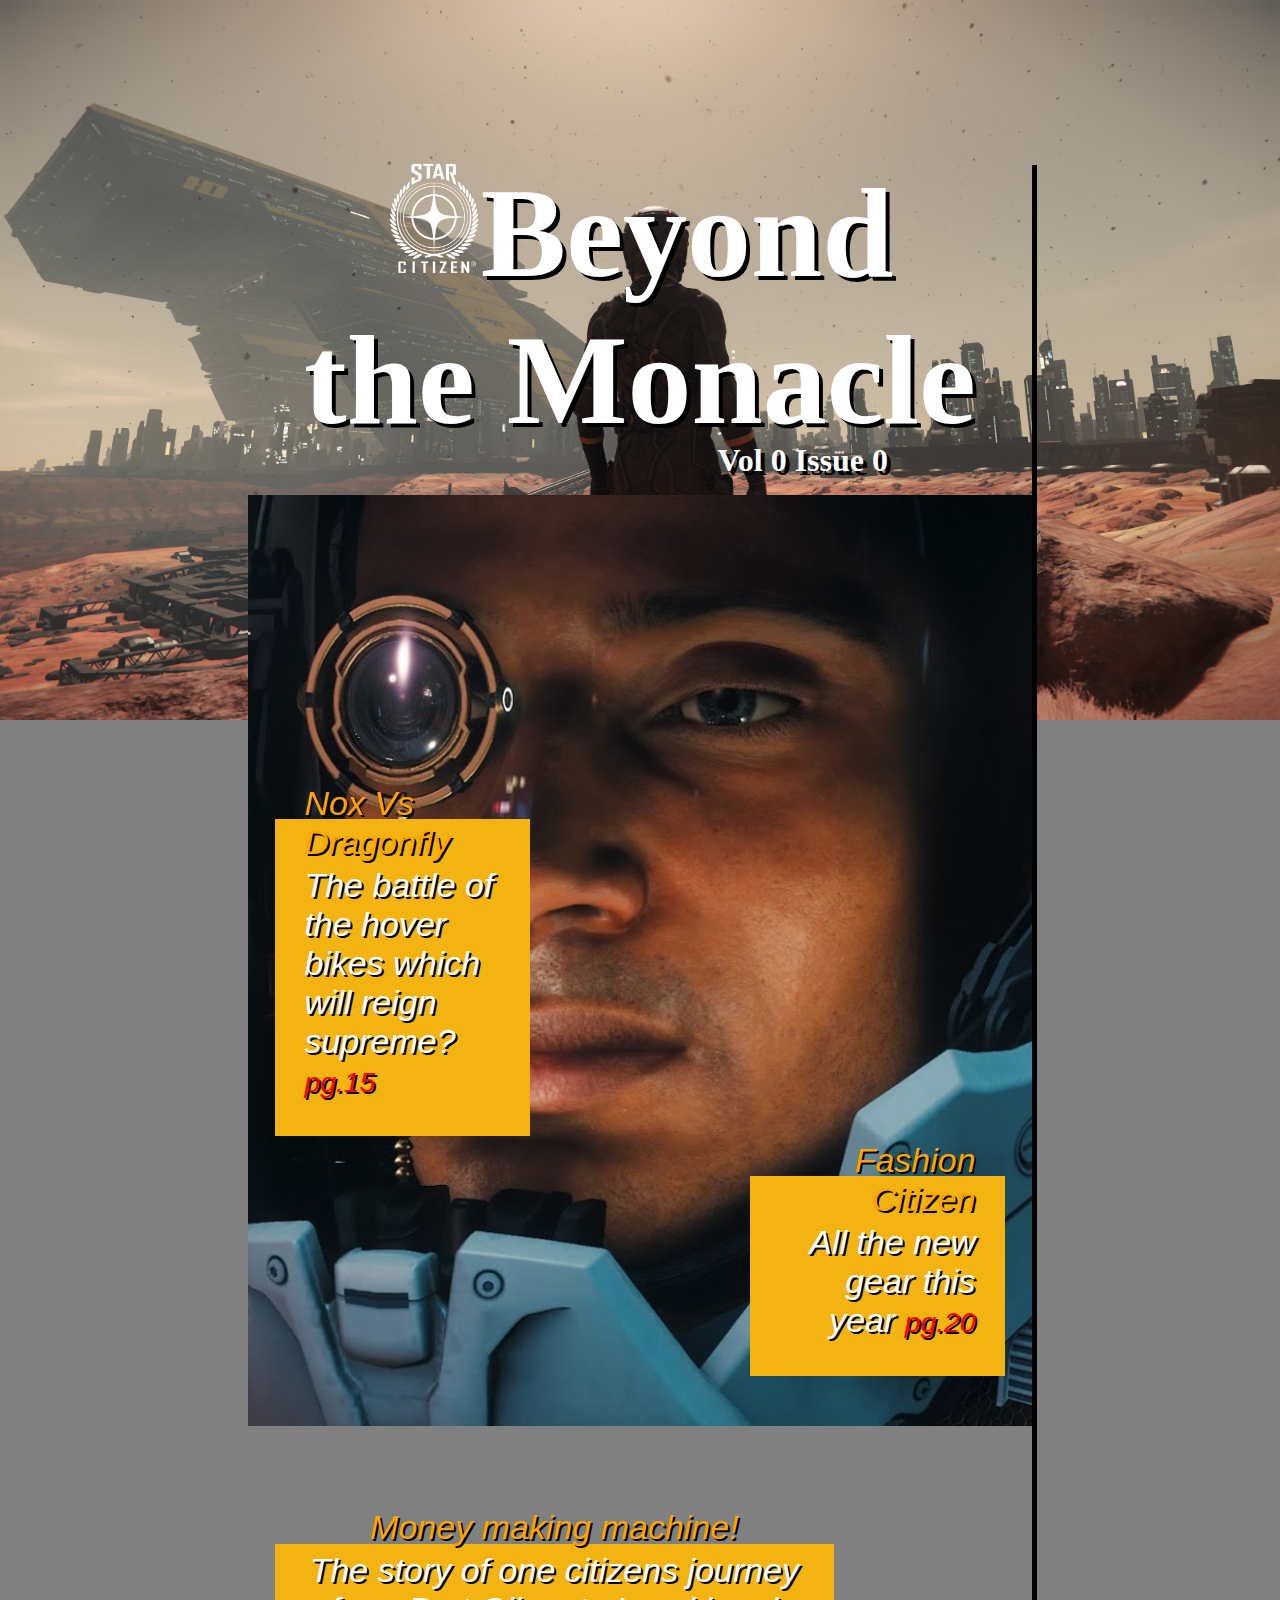
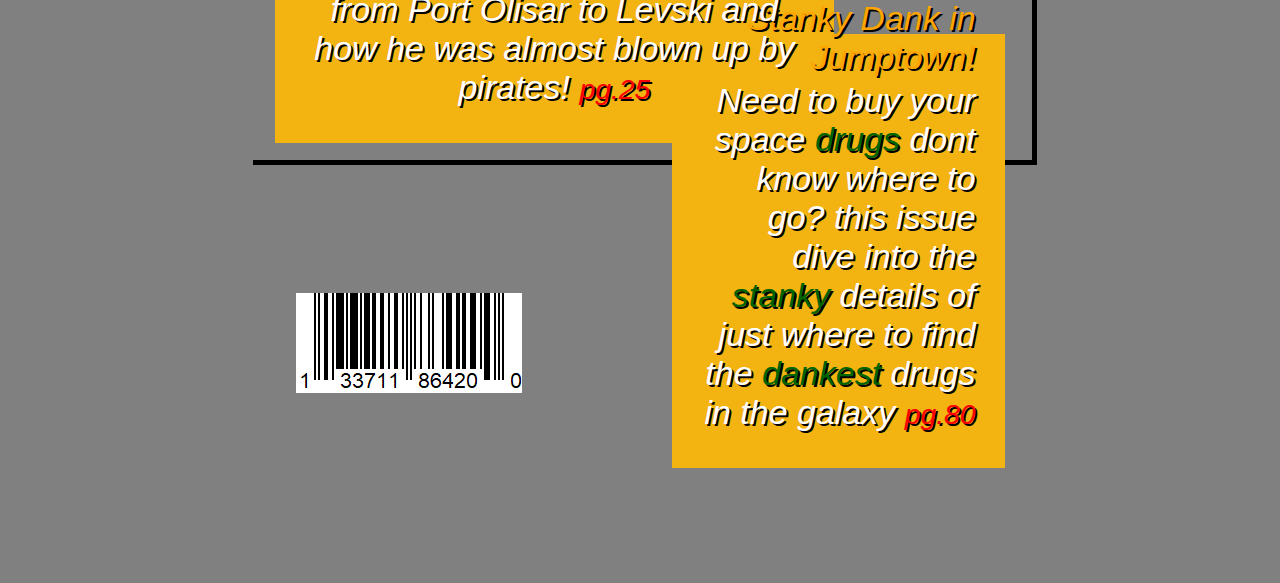
<file: projects/beyond-the-monacle/index.html>
<!DOCTYPE html>

<html lang="en">
<head>
	<meta charset="utf-8">
	<title>Beyond the Monacle Magazine Cover</title>
	<link href="css/style.css" rel="stylesheet">
</head>
<header>
</header>
<main>
	<div id="magazine">
		<section id="magazine-title">
			<h3><img src="img/starcitizen.png" id="title-image">Beyond the Monacle</h3>
			<h4>Vol 0 Issue 0</h4>
		</section>

		<section id="article-one" class="article">
			<p class="title">Nox Vs Dragonfly</p>
			<p>The battle of the hover bikes which will reign supreme? <small>pg.15</small></p>
		</section>

		<section id="article-two" class="article">
			<p class="title">Fashion Citizen</p>
			<p>All the new gear this year <small>pg.20</small></p>
		</section>

		<section id="article-three" class="article">
			<p class="title">Money making machine!</p>
			<p>The story of one citizens journey from Port Olisar to Levski and how he was almost blown up by pirates! <small>pg.25</small></p>
		</section>

		<section id="article-four" class="article">
			<p class="title">Stanky Dank in Jumptown!</p>
			<p>Need to buy your space <em>drugs</em> dont know where to go? this issue dive into the <em>stanky</em> details of just where to find the <em>dankest</em> drugs in the galaxy <small>pg.80</small></p>
		</section>

		<section id="barcode" > <p id="price"> </p></section>
	</div>
</main>
</body>
</html>
</file>
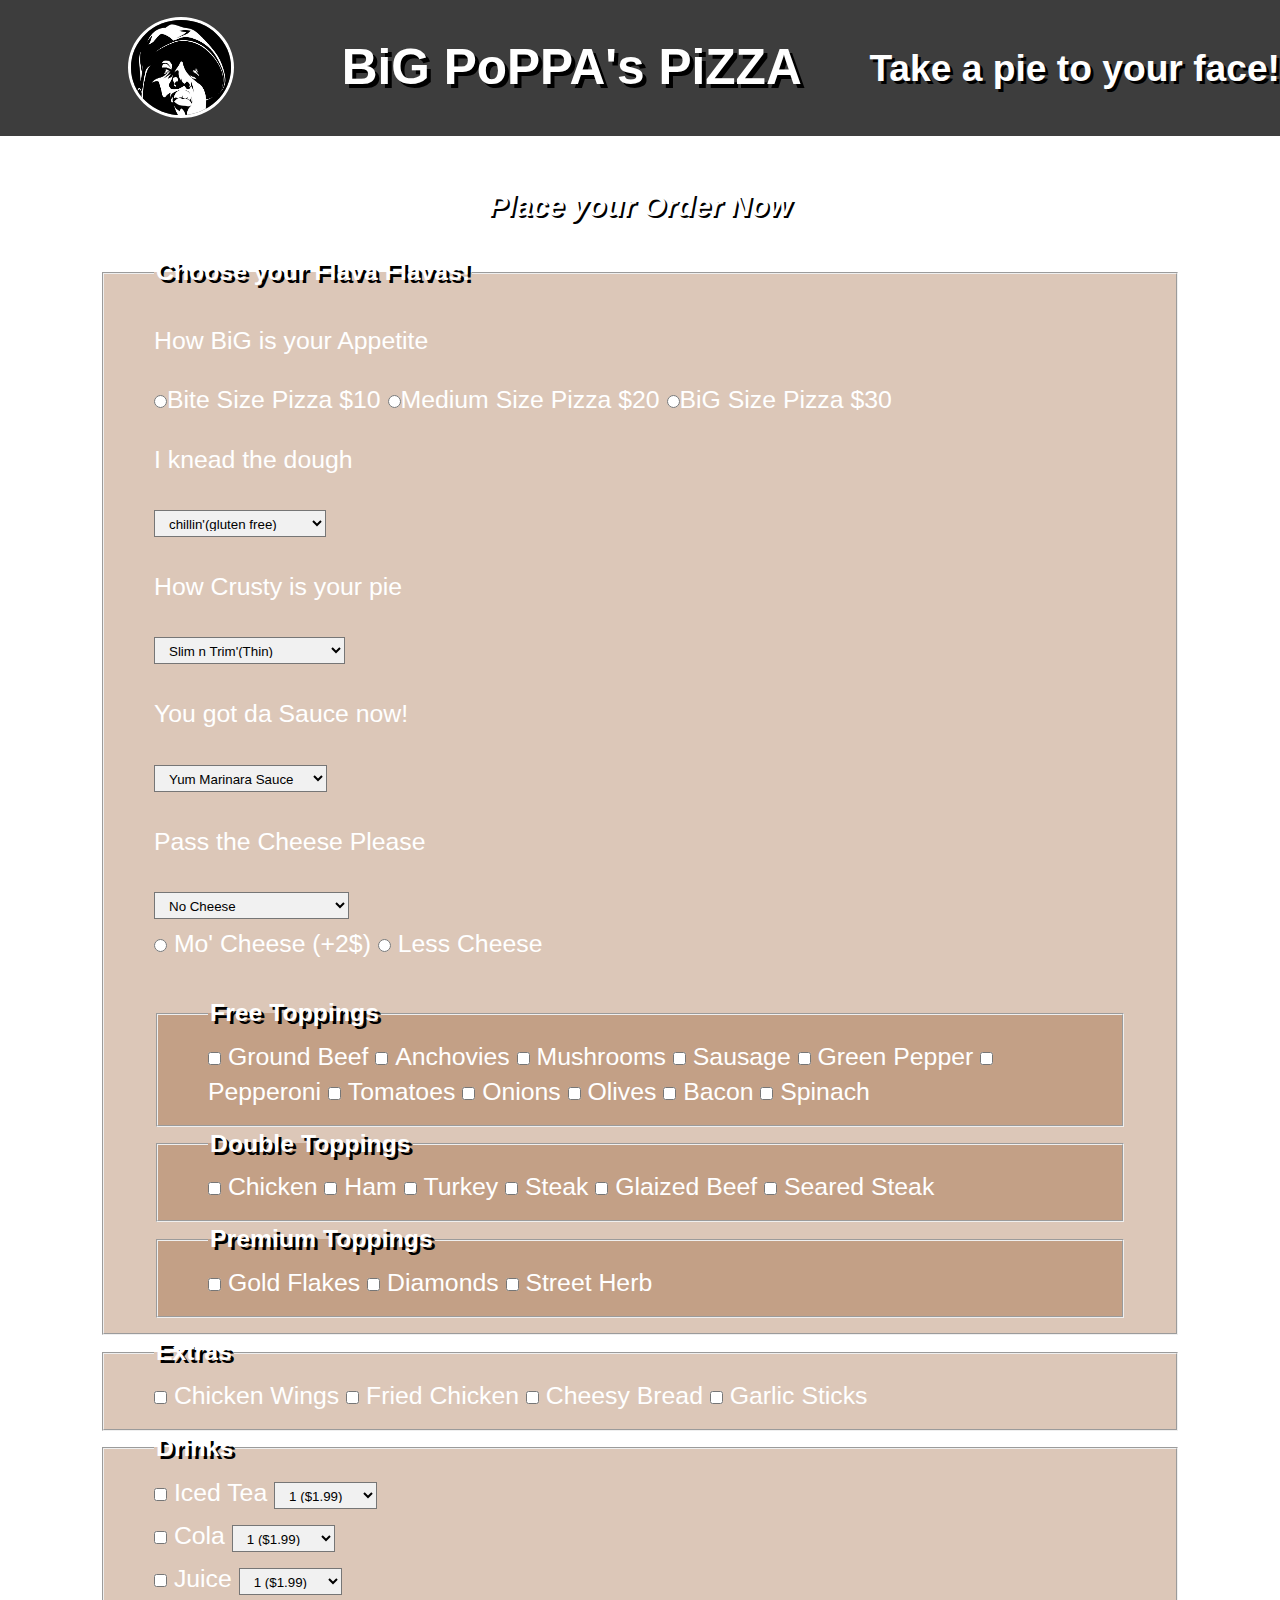
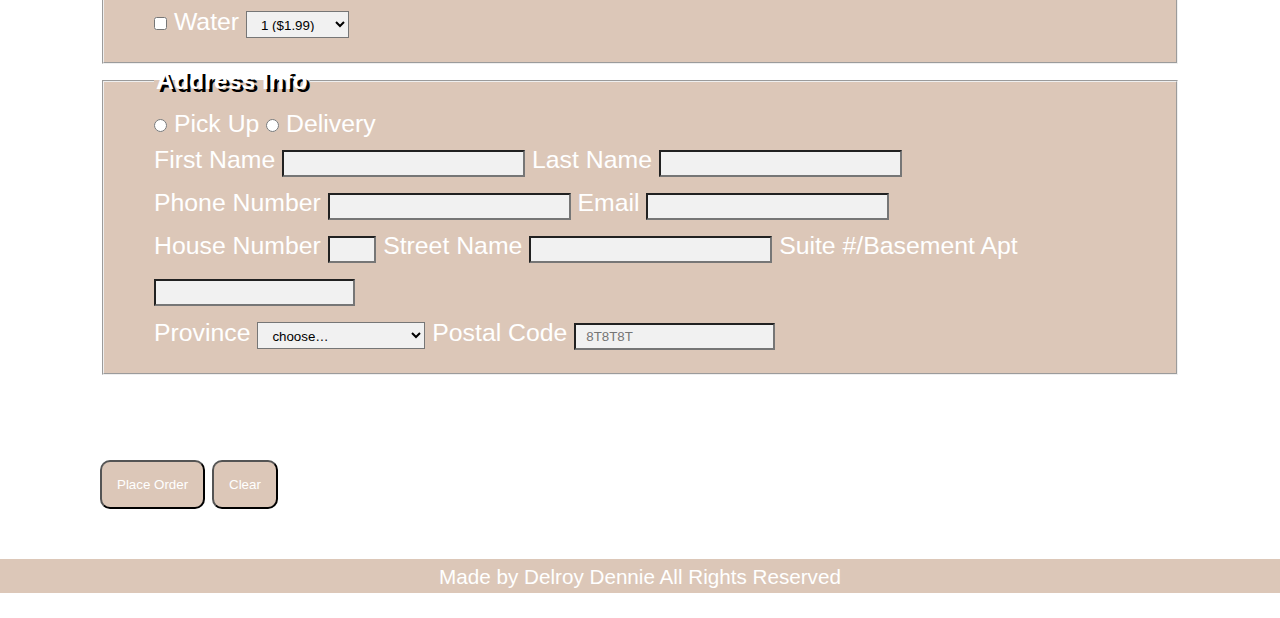
<file: projects/big-poppas-pizza/index.html>
<!DOCTYPE html>
<html lang="en">
<head>
	<meta charset="utf-8">
	<title>BiG PoPPA's PiZZA</title>
	<link href="css/style.css" rel="stylesheet">
</head>
<body>
	<header>
		<img src="img/4655.jpg" style="max-width:100px; " alt="biggie" id="biggie-pic">
		<h1>BiG PoPPA's PiZZA</h1>
		<h2>Take a pie to your face! </h2>
	</header>
	<main>
		<h3>Place your Order Now</h3>
		<form method="get" action="index.html">
			<fieldset id="design-pizza">
				<!-- -->
				<legend>Choose your Flava Flavas!</legend>
				<div id="size-selection">
					<p>How BiG is your Appetite</p>
					<input type="radio" id="sm-pizza" name="pizza-size" value="sm-pizza"><label for="sm-pizza">Bite Size Pizza $10</label>
					<input type="radio" id="med-pizza" name="pizza-size" value="med-pizza"><label for="med-pizza">Medium Size Pizza $20</label>
					<input type="radio" id="big-pizza" name="pizza-size" value="big-pizza"><label for="big-pizza">BiG Size Pizza $30</label>	
				</div>

				<div id="dough-selection">
					<p>I knead the dough</p>
					<select id="dough-select">
						<option value="gluten-free">chillin'(gluten free)</option>
						<option value="wheat" >Play on playa'(Wheat)</option>
						<option value="regular">Thicc Boi (Regular)</option>
					</select>
				</div>

				<div id="crust-selection">
					<p>How Crusty is your pie</p>
					<select name="crust" id="crust">
						<option value="thin" >Slim n Trim'(Thin)</option>
						<option value="regular">Thicc Boi (Regular)</option>
						<option value="thick-crust">Extra Thicc (Thick Crust)</option>
						<option value="special-crust">BiGPoPPa Style (Special</option>
					</select>	
				</div>

				<div id="sauce-selection">
					<p>You got da Sauce now!</p>
					<select name="sauce" id="sauce">
						<option value="marinara">Yum Marinara Sauce</option>
						<option value="Barbeque" >BBQ Sauce</option>
						<option value="chocolate">Chocoholic Sauce</option>
						<option value="Poppas-Special">PoPPa Special Sauce</option>
					</select>
				</div>
				
				<div id="cheese-selection">
					<p>Pass the Cheese Please</p>
					<select name="cheese" id="cheese">
						<option value="no-cheese">No Cheese</option>
						<option value="feta">Feta Cheese</option>
						<option value="vegan">Vegan Cheese (+$1)</option>
						<option value="mozz">Lotza Mozza (Mozzarella)</option>
						<option value="chedda">Chedda Cheese</option>
						<option value="4cheese">Fo Sho' (4 Cheese)</option>
					</select>	
						<div id="cheese-size">
							<input type="radio" name="cheese-size" id="more-cheese">
							<label for="more-cheese">Mo' Cheese (+2$)</label>
							<input type="radio" name="cheese-size" id="less-cheese">
							<label for="less-cheese">Less Cheese</label>
						</div>
					            		
				</div>
				
				<br>

				<div id="topping-selection">
					<div id="toppings">
						<fieldset id="free-toppings">
							<legend>Free Toppings</legend>
							<input type="checkbox" name="ground-beef" id="ground-beef">
							<label for="ground-beef">Ground Beef</label>
							<input type="checkbox" name="anchovies" id="anchovies">
							<label for="anchovies">Anchovies</label>
							<input type="checkbox" name="mushrooms" id="mushrooms">
							<label for="mushrooms">Mushrooms</label>
							<input type="checkbox" name="sausage" id="sausage">
							<label for="sausage">Sausage</label>
							<input type="checkbox" name="green-pepper" id="green-pepper">
							<label for="green-pepper">Green Pepper</label>
							<input type="checkbox" name="pepperoni" id="pepperoni">
							<label for="pepperoni">Pepperoni</label>
							<input type="checkbox" name="tomatoes" id="tomatoes">
							<label for="tomatoes">Tomatoes</label>
							<input type="checkbox" name="onions" id="onions">
							<label for="onions">Onions</label>
							<input type="checkbox" name="olives" id="olives">
							<label for="olives">Olives</label>
							<input type="checkbox" name="bacon" id="bacon">
							<label for="bacon">Bacon</label>
							<input type="checkbox" name="spinach" id="spinach">
							<label for="spinach">Spinach</label>
						</fieldset>

						<fieldset id="double-toppings">
							<legend>Double Toppings</legend>
							<input type="checkbox" name="chicken" id="chicken">
							<label for="chicken">Chicken</label>
							<input type="checkbox" name="ham" id="ham">
							<label for="ham">Ham</label>
							<input type="checkbox" name="turkey" id="turkey">
							<label for="turkey">Turkey</label>
							<input type="checkbox" name="steak" id="steak">
							<label for="steak">Steak</label>
							<input type="checkbox" name="glaized-beef" id="glaized-beef">
							<label for="glaized-beef">Glaized Beef</label>
							<input type="checkbox" name="seared-steak" id="seared-steak">
							<label for="seared-steak">Seared Steak</label>
						</fieldset>

						<fieldset id="premium-toppings">
							<legend>Premium Toppings</legend>
							<input type="checkbox" name="gold-flakes" id="gold-flakes">
							<label for="gold-flakes">Gold Flakes</label>
							<input type="checkbox" name="diamonds" id="diamonds">
							<label for="diamonds">Diamonds</label>
							<input type="checkbox" name="street-herb" id="street-herb">
							<label for="street-herb">Street Herb</label>
						</fieldset>
					</div>
				</div>
			</fieldset>

			<fieldset id="extras">
				<legend>Extras</legend>
				<input type="checkbox" name="chicken-wings" id="chicken-wings">
				<label for="chicken-wings">Chicken Wings</label>
				<input type="checkbox" name="fried-chicken" id="fried-chicken">
				<label for="fried-chicken">Fried Chicken</label>
				<input type="checkbox" name="cheesy-bread" id="cheesy-bread">
				<label for="cheesy-bread">Cheesy Bread</label>			
				<input type="checkbox" name="garlic-sticks" id="garlic-sticks">
				<label for="garlic-sticks">Garlic Sticks</label>
			</fieldset>

			<fieldset id="drinks">
				<legend>Drinks</legend>
				<input type="checkbox" name="iced-Tea" id="iced-Tea">
				<label for="iced-Tea">Iced Tea</label>
				<select name="it-can" id="it-can">
					<option value="one">1 ($1.99)</option>
					<option value="four">4 ($2.99)</option>
					<option value="six">6 (4.99)</option>
					<option value="2L">2L ($3.99)</option>
				</select><br>
				<input type="checkbox" name="cola" id="cola">
				<label for="cola">Cola</label>
				<select name="cola-can" id="cola-can">
					<option value="one">1 ($1.99)</option>
					<option value="four">4 ($2.99)</option>
					<option value="six">6 (4.99)</option>
					<option value="2L">2L ($3.99)</option>
				</select><br>
				<input type="checkbox" name="juice" id="juice">
				<label for="juice">Juice</label>
				<select name="juice-can" id="juice-can">
					<option value="one">1 ($1.99)</option>
					<option value="four">4 ($2.99)</option>
					<option value="six">6 (4.99)</option>
					<option value="2L">2L ($3.99)</option>
				</select><br>		
				<input type="checkbox" name="water" id="water">
				<label for="water">Water</label>
				<select name="water-can" id="water-can">
					<option value="one">1 ($1.99)</option>
					<option value="four">4 ($2.99)</option>
					<option value="six">6 (4.99)</option>
					<option value="2L">2L ($3.99)</option>
				</select><br>
			</fieldset>
			
			<fieldset>
				<legend>Address Info</legend>

				<input type="radio" name="ordermethod" value="pickup" id="ordermethod-pu">
				<label for="ordermethod-pu">Pick Up</label>
				<input type="radio" name="ordermethod" value="deliver" id="ordermethod-del">
				<label for="ordermethod-del">Delivery</label>
				
				<br>

				<label for="first-name">First Name</label>
				<input type="text" name="first-name" id="first-name" required maxlength="40">

				<label for="last-name">Last Name</label>
				<input type="text" name="last-name" id="last-name" required maxlength="40">
				<br>

				<label for="phone">Phone Number</label>
				<input type="tel" name="phone" id="phone" required>

				<label for="emailaddress">Email</label>
				<input type="email" name="emailaddress" id="emailaddress">


				<div id="address-info">
					<label for="streetnum">House Number</label>
					<input type="number" name="streetnum" id="streetnum" required>

					<label for="street">Street Name</label>
					<input id="street" type="text" name="street" required>

					<label for="street">Suite #/Basement Apt</label>
					<input id="apt" type="text" name="apt">
					
					<div>
						<label for="province">Province</label>
						<select id="province" name="province">
							<option value="choose">choose…</option>
							<option value="AB">Alberta</option>
							<option value="BC">British Colombia</option>
							<option value="ON">Ontario</option>
							<option value="MB">Manitoba</option>
							<option value="NB">New Brunswick</option>
							<option value="NL">Newfoundland</option>
							<option value="NT">Northwest Territories</option>
							<option value="NS">Nova Scotia</option>
							<option value="NV">Nunavut</option>
							<option value="PE">Prince Edward Island</option>
							<option value="PQ">Québec</option>
							<option value="SK">Saskatchewan</option>
							<option value="YK">Yukon Territory</option>
						</select>
					<label for="post-code">Postal Code</label>
					<input type="text" name="post-code" id="post-code" placeholder="8T8T8T" maxlength="6" required>
					</div>

				</div>
			</fieldset>

			<div id="submit-section">
				<p><strong>Warning: Clear button will erase everything you've entered!</strong></p>
				<div class="center-button">
				<button type="submit">Place Order</button>
				<button type="reset">Clear</button>
			</div>
			</div>    
		</form>
	</main>
	<footer>
		<p><small>Made by Delroy Dennie All Rights Reserved</small></p>
	</footer>

</body>
</html>
</file>
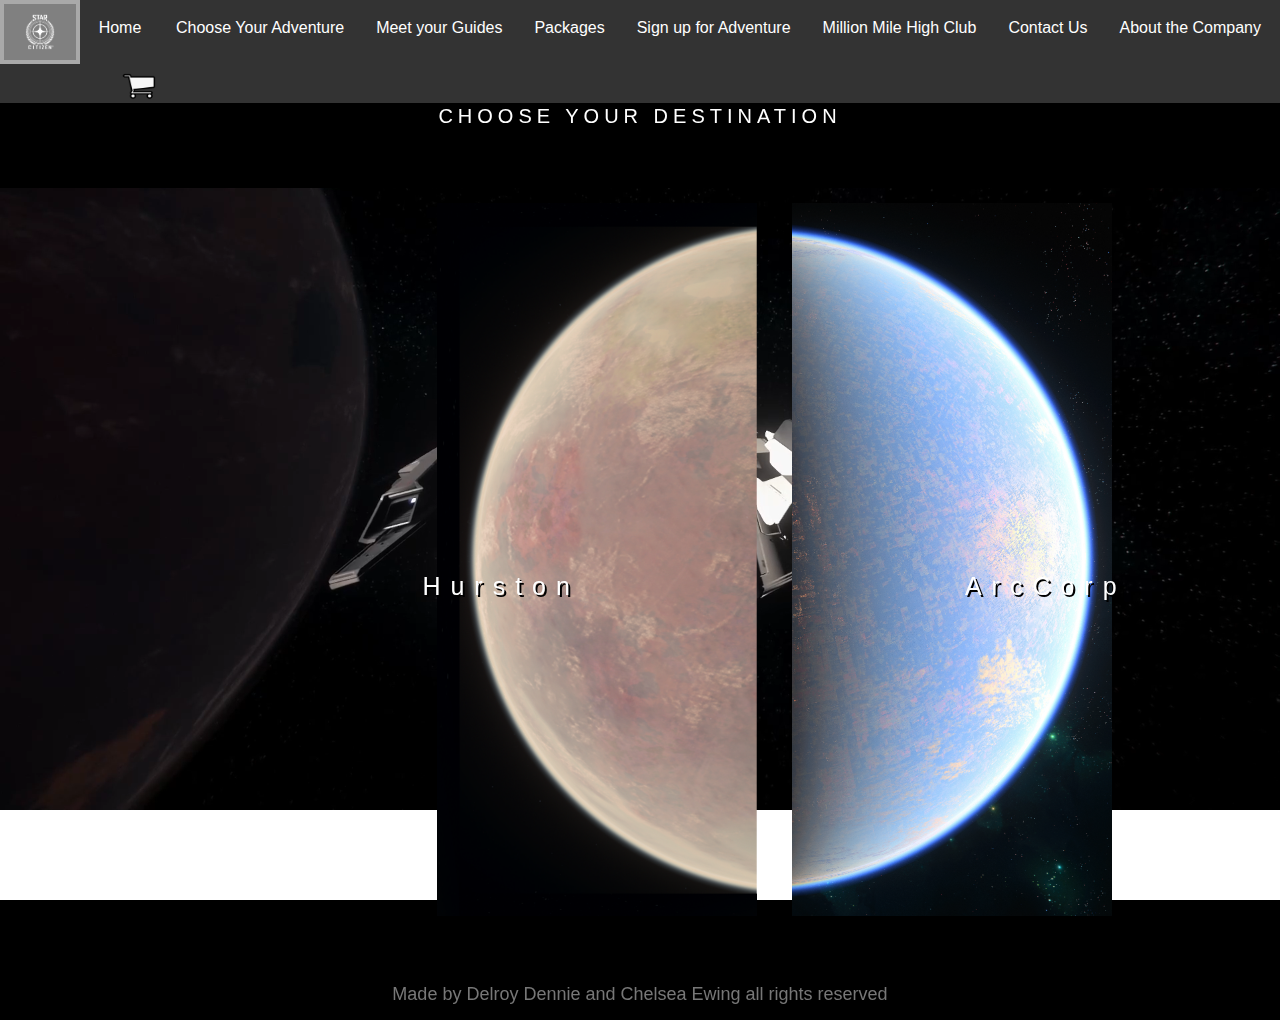
<file: projects/AdventureTime/adventure.html>
<!DOCTYPE html >
<html lang="en">

<head>
  <title>Adventure Time with Fineas and Jacobi!</title>
  <meta name="viewport" content="width=device-width, initial-scale=1">
  <link href="css/style.css" rel="stylesheet">    
  <script src="js/script.js"></script>
</head>
<body>
  <header>
    <nav id="navbar" class="sticky">
      <a style="padding:0" href="https://robertsspaceindustries.com/enlist?referral=STAR-VCTF-DDHW"><img src="img/STARCITIZEN_WHITE.png" alt="logo" id="nav-img" ></a>
      <a class="active" href="index.html" >Home</a>
      <div class="dropdown">
       <a class="dropbtn" href="adventure.html">Choose Your Adventure</a>
       <div class="dropdown-content">
        <a href="#">ArcCorp</a>
        <div class="dropdown-inner">
          <a href="#">Lyria</a>
          <a href="#">Wala</a>
        </div>
        <a href="#">Hurston</a>
        <div class="dropdown-inner">
          <a href="#">Arial</a>
          <a href="#">Ita</a>
          <a href="#">Magda</a>
          <a href="#">Aberdeen</a>
        </div>
        <a href="">Caves of Wonder</a>
      </div>
    </div>
    <div class="dropdown">
      <a class="dropbtn" href="#">Meet your Guides</a>
      <div class="dropdown-content">
        <a href="#">Finneas</a>
        <a href="#">Jacobi</a>
      </div>
    </div>
    <div class="dropdown">
      <a class="dropbtn" href="packages.html">Packages</a>
      <div class="dropdown-content">
        <div class="dropdown-inner">
          <a href="#">Economy Package</a>
          <a href="#">Frozen Getaway</a>
          <a href="#">Pirate Hunt</a>
          <a href="#">Private Moon Escape</a>
          <a href="#">Caves of Aberdeen</a>
          <a href="#">Million Mile Package</a>
        </div>
        <a href="javascript:void(0)">Caves of Wonder</a>
      </div>
    </div>
    <a href="signup.html">Sign up for Adventure</a>
    <a href="mmhc.html">Million Mile High Club</a>
    <a href="javascript:void(0)">Contact Us</a>
    <a href="aboutus.html">About the Company</a>

    <a href="javascript:void(0)" style="padding:0">
      <img class="topnav-right" id="cart-img" src="img/cart.png" alt="cart">
    </a>
  </nav>
</header>

<div class="ParallaxVideo">
  <div  id="Destination" style="color: #777;background-color:black;text-align:center;padding:40px;text-align: justify;margin-top: 3em;">
    <h3 style="color:rgb(255,255,255);text-align:center;">Choose your Destination</h3>
  </div>

  <div class="inner-content">
    <div>
      <img style="" src="img/hurstonpart4.png" id="hurstonpart2" alt="hurstonpart2">
      <div class="caption">
        <span class="border" style="float:left;background-color:transparent;font-size:25px;color: #f7f7f7;text-shadow:2px 2px black;"><a href="#">Hurston</a></span>
        <span class="border" style="float:right;background-color:transparent;font-size:25px;color: #f7f7f7;text-shadow:2px 2px black;"><a href="#">ArcCorp</a></span>
      </div>
      <img style="" src="img/ArcCorpPart2.png" id="ArcCorpPart" alt="ArcCorpPart2">
    </div>
  </div>

  <video autoplay muted loop id="black">
    <source src="media/black.mp4" type="video/mp4">
      Your browser does not support HTML5 video.
    </video>
  </div>

  <footer>
    <p>Made by Delroy Dennie and Chelsea Ewing all rights reserved</p>
  </footer>
</body>
</html>
</file>
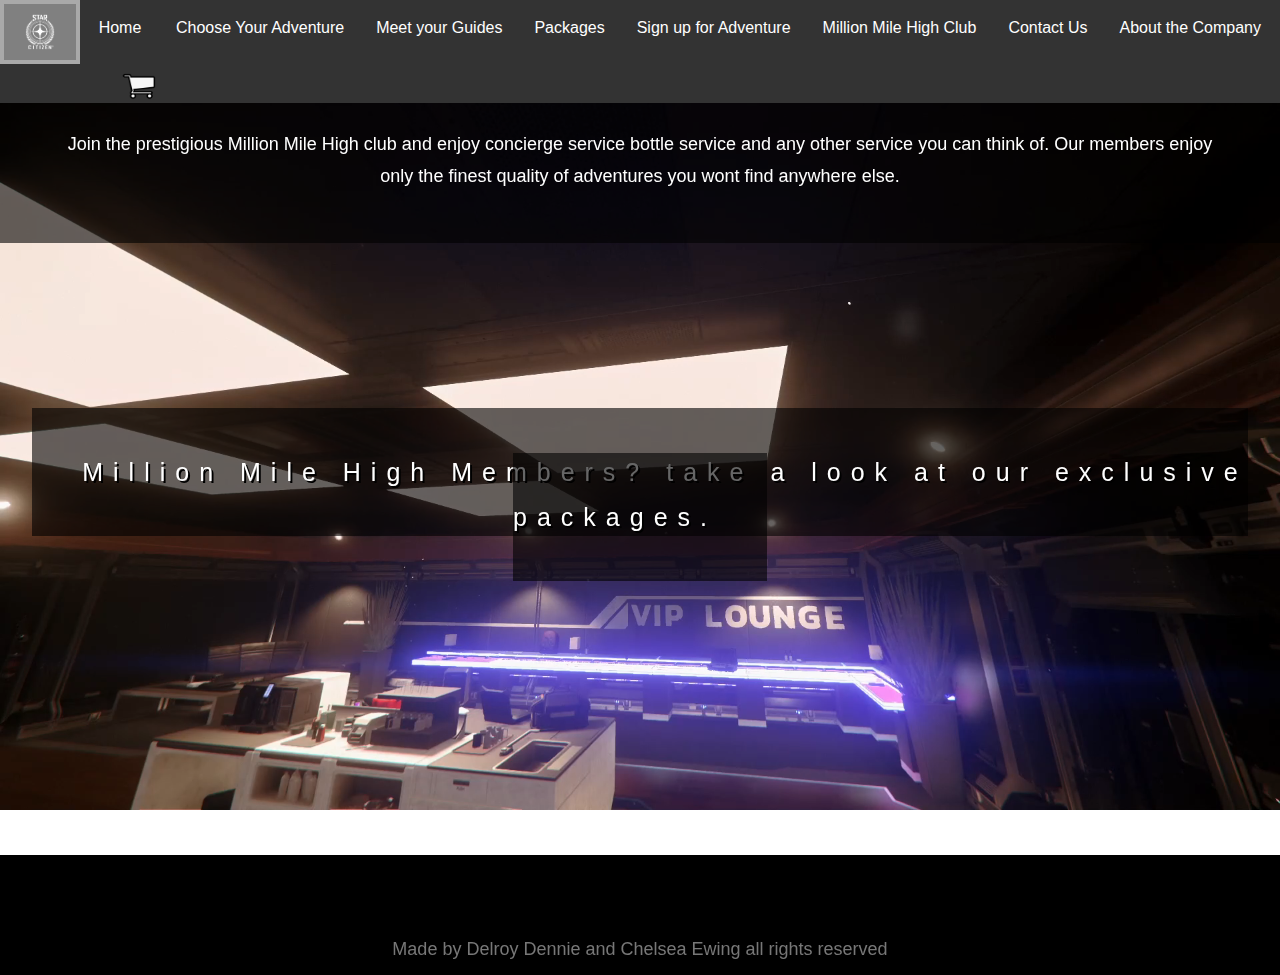
<file: projects/AdventureTime/mmhc.html>
<!DOCTYPE html >
<html lang="en">

<head>
  <title>Adventure Time with Fineas and Jacobi!</title>
  <meta name="viewport" content="width=device-width, initial-scale=1">
  <link href="css/style.css" rel="stylesheet">
  <script src="js/script.js"></script>
</head>
<body>
  <header>
    <nav id="navbar" class="sticky">
      <a style="padding:0" href="https://robertsspaceindustries.com/enlist?referral=STAR-VCTF-DDHW"><img src="img/STARCITIZEN_WHITE.png" alt="logo" id="nav-img" ></a>
      <a class="active" href="index.html" >Home</a>
      <div class="dropdown">
       <a class="dropbtn" href="adventure.html">Choose Your Adventure</a>
       <div class="dropdown-content">
        <a href="#">ArcCorp</a>
        <div class="dropdown-inner">
          <a href="#">Lyria</a>
          <a href="#">Wala</a>
        </div>
        <a href="#">Hurston</a>
        <div class="dropdown-inner">
          <a href="#">Arial</a>
          <a href="#">Ita</a>
          <a href="#">Magda</a>
          <a href="#">Aberdeen</a>
        </div>
        <a href="">Caves of Wonder</a>
      </div>
    </div>
    <div class="dropdown">
      <a class="dropbtn" href="#">Meet your Guides</a>
      <div class="dropdown-content">
        <a href="#">Finneas</a>
        <a href="#">Jacobi</a>
      </div>
    </div>
    <div class="dropdown">
      <a class="dropbtn" href="packages.html">Packages</a>
      <div class="dropdown-content">
        <div class="dropdown-inner">
          <a href="#">Economy Package</a>
          <a href="#">Frozen Getaway</a>
          <a href="#">Pirate Hunt</a>
          <a href="#">Private Moon Escape</a>
          <a href="#">Caves of Aberdeen</a>
          <a href="#">Million Mile Package</a>
        </div>
        <a href="javascript:void(0)">Caves of Wonder</a>
      </div>
    </div>
    <a href="signup.html">Sign up for Adventure</a>
    <a href="mmhc.html">Million Mile High Club</a>
    <a href="javascript:void(0)">Contact Us</a>
    <a href="aboutus.html">About the Company</a>
    
    <a href="javascript:void(0)" style="padding:0">
      <img class="topnav-right" id="cart-img" src="img/cart.png" alt="cart">
    </a>
  </nav>
</header>

<div class="ParallaxVideo" id="MMHC">
  <div class="top-bar"><h3>Join The Club</h3>
    <p>Join the prestigious Million Mile High club and enjoy concierge service bottle service and any other service you can think of. Our members enjoy only the finest quality of adventures you wont find anywhere else.</p>
  </div>
  <div class="caption">
    <span class="border" style="background-color:rgba(0,0,0,.6);font-size:25px;color: #white;text-shadow:2px 2px black;padding:50px;min-width:100%">Million Mile High Members? take a look at our exclusive packages.</span>
  </div>
  <video autoplay muted loop id="viplounge">
    <source src="media/viplounge.mp4" type="video/mp4">
      Your browser does not support HTML5 video.
    </video>
  </div>

  <footer>
    <p>Made by Delroy Dennie and Chelsea Ewing all rights reserved</p>
  </footer>
</body>
</html>
</file>
<file: projects/beyond-the-monacle/css/style.css>
body{
	color:white;
	background-color: gray;
	background-image: url("../img/hurston-close.jpg");
	background-repeat: no-repeat;
	background-size: 100%;
	background-attachment: fixed;
	padding:5em;
	display:inline-block;
}

#magazine{
	margin: 10em;
	/*padding:9em;*/
	background-image: url("../img/title-crop.jpg");
	background-repeat: no-repeat;
	background-size: 100%;
	background-position: center;
	height:100em;
	box-shadow: 5px 5px black;

}
#magazine-title{
	margin-top: -5.5em;
	text-align:justify-all;
	font-size: 1em;
	font-family: fantasy;
	font-weight: bolder;
	text-shadow: 4px 4px black;
}
#title-image{
	max-height:115px;
}
section{
	padding:0 3em;
}

h3{
	font-size: 8em;
	text-align: center;
	margin: none;
	padding:none;

}
h4{
	font-size: 2em;
	text-align: right;
 	margin-top: -140px;
 	padding-right: 3em;
}

p{
	font-size: 2.5em;
}

#article-one{
	width:25%;
	margin-top:25em;
	text-align: left;
	border:2px solid rgb(243, 179, 16);

}

#article-two{
	margin-top:1em;
	text-align: right;
	width:25%;
	float:right;
	border:2px solid rgb(243, 179, 16);

}

#article-three{
	margin-top:30em;
	text-align: center;
	width:500px;
	border:2px solid rgb(243, 179, 16);
}

#article-four{
	margin-top:-10em;
	text-align: right;
	width:35%;
	float:right;
	border:2px solid rgb(243, 179, 16);

}

#barcode{
	background-image: url("../img/code.gif");
	height:100px;
	width: 226px;
	background-position: center;
	background-repeat: no-repeat;
	margin-top: 150px;
}
#price{
		font-size: 1em;
		margin-top: 50px;
		padding-bottom: 50px;
}
.title{
	margin-top:-1.1em;
	margin-bottom: -30px;
	color:orange;
}
.article{
	text-shadow: 2px 2px black;
	padding:0 2em 0 2em;
	margin:2em;
	background-color:rgb(243, 179, 16);
	font-style: italic;
	font-family:sans-serif;
	font-size: .85em;
}

small{
	color:red;
}

em{
	color:darkgreen;
}
</file>
<file: projects/big-poppas-pizza/css/style.css>
body {
  font: 155%/1.4 Helvetica, Arial, sans-serif;
  color: white;
  margin: 0;
  background-image: url("https://media.gettyimages.com/photos/pizza-with-ham-mozzarella-mushrooms-herbs-picture-id943598240?s=2048x2048");
  background-position: center; /* Center the image */
  background-repeat: no-repeat; /* Do not repeat the image */
  background-size: cover;
}

header {
  background-color: #3d3d3d;
  display: flex;
  flex-wrap: wrap;
  align-items: center;
  justify-content: space-between;
  background-image: url("https://www.potterybarn.com/pbimgs/rk/images/dp/wcm/201936/0322/griffin-reclaimed-wood-dining-bench-o.jpg");
}

fieldset{
    background-color: rgba(139, 69, 19, 0.3);
    padding-left:50px;
    padding-right:50px;
}

input{
  display: inline-block;
  margin-right: auto;
  margin-left: auto;
}

label{
  text-align: right;
  display: inline-block;
  clear: left;  
}

input[type=radio]{
  display: inline-block;
  margin:auto;
}

input[type=text] {
  min-width: 25%;
  height:27px;
  padding: 5px 10px;
  margin: 8px 0;
  box-sizing: border-box;
  background-color: #f1f1f1;
}

input[type=tel] {
  min-width: 25%;
  height:27px;
  padding: 5px 10px;
  margin: 8px 0;
  box-sizing: border-box;
  background-color: #f1f1f1;
}

input[type=email] {
  min-width: 25%;
  height:27px;
  padding: 5px 10px;
  margin: 8px 0;
  box-sizing: border-box;
  background-color: #f1f1f1;
}

input[type=number] {
  min-width: 5%;
  max-width: 5px;
  height:27px;
  padding: 5px 10px;
  margin: 8px 0;
  box-sizing: border-box;
  background-color: #f1f1f1;
}

#post-code{
    min-width: 2px;
}

#apt{
    min-width: 10%;
}

#province{
    min-width: 10%;
}

select {
  min-width: 6%;
  height:27px;
  padding: 5px 10px;
  margin: 8px 0;
  background-color: #f1f1f1;
}

input[type='checkbox']{
  border-width: 2px;
}

option {
  width: 20%;
  padding: 5px 10px;
  margin: 8px 0;
  box-sizing: border-box;
}

#center-button{
  text-align: center;
}

button{
  background-color: rgba(139, 69, 19, .3);
  color: white;
  border-radius: 10px;
  padding:15px;
  text-align: center;

} 

.content{
  background-color:#3d3d3d;
  color:white;
  margin-right: 100px;
  margin-left: 100px;
  border-radius: 10px;
  padding-top:15px;
  padding-bottom:55px;
  padding-right: 50px;
  padding-left: 50px;
  background-image: url("https://www.potterybarn.com/pbimgs/rk/images/dp/wcm/201936/0322/griffin-reclaimed-wood-dining-bench-o.jpg");

}

main{
  margin-top: 50px;
  margin-bottom: 50px;
  margin-right: 100px;
  margin-left: 100px;
}

h1 {
  color: white;
  margin-left: 40px;
  text-shadow: 4px 4px black;
  text-align: center;
}

h2{
  font-weight: bolder;
  text-shadow: 3px 3px black;
}

legend{
  font-weight: bolder;
  text-shadow: 3px 3px black;
}

h3 {
  color:white;
  text-shadow: 2px 2px black;
  text-align: center;
  font-style: italic;
  font-weight: bold;
  font: fantasy;
 
}

#placeorder{
  margin-left: 100px;
  padding: 25px;
}

#home-text p{
  background-color: grey;
  margin-top: 50px;
  margin-bottom: 50px;
  margin-right: 100px;
  margin-left: 100px;
  padding: 50px;
  padding-top: 25px;
  text-shadow: transparent;
}

nav {
  margin-right: 40px;
  margin-left: 40px;
}

nav a {
  color: white;
  text-shadow: 2px 2px black;
}

a:hover, a:visited, a:link, a:active{
  color:white;
  text-decoration: none;
}

.title{
  color:white;
  margin-right: 100px;
  margin-left: 100px;
  border-radius: 10px;
  padding-left:50px;
  padding-right:50px;
  padding-top:25px;  
}

section{
  margin-top: 50px;
  margin-bottom: 50px;
  margin-right: 100px;
  margin-left: 100px;
  border-radius: 35px;
  padding: 25px;
  padding-top: 5px;
}

ul{
    list-style-type: none;
    color: white;
    text-shadow: 2px 2px #1f1f1f;
}

nav ul li {
  display: inline;
  list-style-type: none;
  font:monospace;
}

nav ul {
  text-align: center;
  padding-left: 0;

}

/*hide and show the accessible 'skip to main content' link*/
a[href="#mainContent"] {
  position: relative;
  left: -99999px;
}

a[href="#mainContent"]:focus {
  left: 0;
}

footer {
  background-color: rgba(139, 69, 19, .3);
  color: white;
  text-align: center;
}

#biggie-pic{
  display: inline-block;
  border-color: rgba(139, 69, 19, .3);
  border:solid;
  margin-left:10%;
  width: 50%;
  height:95px;
  border-radius: 50%;
}
</file>
<file: projects/AdventureTime/css/style.css>
body, html {
  height: 100%;
  margin: 0;
  font: 400 15px/1.8 "Lato", sans-serif;
  color: #777;
}

.caption {
  position: absolute;
  left: 0;
  top: 50%;
  width: 100%;
  text-align: center;
  color: #000;
}

.caption span.border {
  background-color: #111;
  color: #fff;
  font-size: 25px;
  letter-spacing: 10px;
  float:all;
}

.inner-content{
  text-align: center;
  color: #000;
  position: absolute;
  left:33%;
  margin:auto;

}

h3 {
  letter-spacing: 5px;
  text-transform: uppercase;
  font: 20px "Lato", sans-serif;
  color: #111;
}

* {
  box-sizing: border-box;
}

.columns {
  display:inline-block;
  position:auto;
  width: 30%;
  z-index:500;
  padding:25px;
}

a:visited {
  color:white;
  text-decoration: none;
}
a:link {
  color:white;
  text-decoration: none; 
}
a:hover{
  font-size:1.2em;
}

p{
  font-size: 18px; 
  margin-bottom: 0;
  text-align: center;
}

.price {
  list-style-type: none;
  margin: 0;
  padding: 0;
  -webkit-transition: 0.3s;
  transition: 0.3s;
}

.price:hover {
  box-shadow: 0 8px 12px 0 rgba(0,0,0,0.2)
}

.price .header {
  background-color: #333;
  color: white;
  font-size: 25px;
}

.price li {
  border-bottom: 1px solid #eee;
  padding: 20px;
  color:black;
  text-align: center;
  opacity: 1;
  background-color: #eee;
}

.price .grey {
  background-color: #eee;
  font-size: 20px;
}

.button {
  background-color: #333;
  border: none;
  color: white;
  padding: 10px 25px;
  text-align: center;
  text-decoration: none;
  font-size: 18px;
}

@media only screen and (max-width: 600px) {
  .columns {
    width: 100%;
  }
}

.ParallaxVideo{
height: 300px;
min-height: 100%;
margin:0;
z-index: -9999;
}

.ParallaxVideo video{
min-width: 100%;
position: fixed;
top:0;
min-height: 100%;
z-index: -9999;
}

/* Add a black background color to the top navigation */
.topnav {
    background-color: #333;
      z-index:1000 ;
}

.top-bar{
  position:absolute;
  margin-top:1em;
  color:white; 
  background-color:rgba(0,0,0,.6);
  text-align:center;
  padding:50px;
  text-align: center;
  width:100%;
  text-align:center;
  color:white;
}

.top-bar h3{
  color:white;
}

/* Style the links inside the navigation bar */
.topnav a {
  float: left;
  color: #f2f2f2;
  text-align: center;
  padding: 14px 16px;
  text-decoration: none;
  font-size: 16px;
  z-index:9999;
}

/* Add a color to the active/current link */
.topnav a.active {
  background-color: #4CAF50;
  color: white;
    z-index:9999;

}

/* Right-aligned section inside the top navigation */
.topnav-right {
  display:inline-block;
  float: right;
    z-index:9999;
}

/* Style the navbar */
#navbar {
  overflow: hidden;
  background-color: #333;
  z-index:9999;
}
/* Navbar links */
#navbar a {
  float: left;
  min-width:80px;
  font-size: 16px;
  color: white;
  text-align: center;
  padding: 14px 16px;
  text-decoration: none;

}

#navbar a:hover {
  background-color: grey;
  padding: 10px 12px;
  border:4px solid darkgrey;
    z-index:9999;

}

/* The dropdown container */
.dropdown {
  float: left;
  overflow: hidden;
  z-index: 9999;

}

/* Dropdown button */
.dropdown .dropbtn {
  font-size: 16px;
  border: none;
  outline: none;
  color: white;
  padding: 16px;
  background-color: inherit;
  font-family: inherit; /* Important for vertical align on mobile phones */
  margin: 0; /* Important for vertical align on mobile phones */
}

/* Dropdown content (hidden by default) */
.dropdown-content{
  display: none;
  position: absolute;
  background-color: black;
  min-width: 160px;
  box-shadow: 0px 8px 16px 0px rgba(0,0,0,0.2);
  z-index: 9999;
}

/* Links inside the dropdown */
.dropdown-content a {
  float: auto;
  color: black;
  padding: 12px 16px;
  text-decoration: none;
  display: block;
  text-align: left;
  z-index:9999;
}

.dropdown-content:hover {
}

/* Show the dropdown menu on hover */
.dropdown:hover .dropdown-content {
  margin-top:50px;
  display: block;
  width:auto;
  z-index:100;
}
.fixedElement {
    background-color: #c0c0c0;
    position:fixed;
    top:0;
    width:100%;
    z-index:100;
}

video{
  max-width: 100%;
}

img{

  margin:0;
  width: 350px;
  padding:15px;

}
/* Page content */
.content {
  padding: 16px;
}

/* The sticky class is added to the navbar with JS when it reaches its scroll position */
.sticky {
  position: fixed;
  top: 0;
  width: 100%;
  z-index:9999;
}

/* Add some top padding to the page content to prevent sudden quick movement (as the navigation bar gets a new position at the top of the page (position:fixed and top:0) */
.sticky + .content {
  padding-top: 60px;
}
#email-box{
  border: 4px solid black;
  background-color: rgba(0,0,0,.7);
  text-align:center;
  padding:30px 80px 30px 80px;
  width:40%;
  margin:auto;
  margin-top: -10%;
}
#email-box h2{
  font-size: 16px;
  color:white;
  text-shadow: 2px 2px black;
}

footer{
  margin-top:-3em;
  padding:4em ;
  background-color: black; 
  width: 100%; 
  text-align: center;
  height:50px;
}

.thumb-image{
  width: 100%; 
  padding:0;
  margin-bottom:-1em;
}

.card-collection{
  position:relativeg; 
  z-index:4; 
  position:absolute;
  margin-top:10em;
  margin-left:10%;
  margin-right: 10%;
}

#nav-img{
max-height:36px;
max-width:30px;
padding:0;
margin-top:10px;
}

#cart-img{
max-height:36px;
max-width:40px;
padding:0;
margin-top:10px;
}

.info-div{
color: #777;
background-color:white;
padding:80px;
text-align: justify;
}

nav{
  z-index: 99999;
}

#space { margin-bottom: 300px; }
</file>
